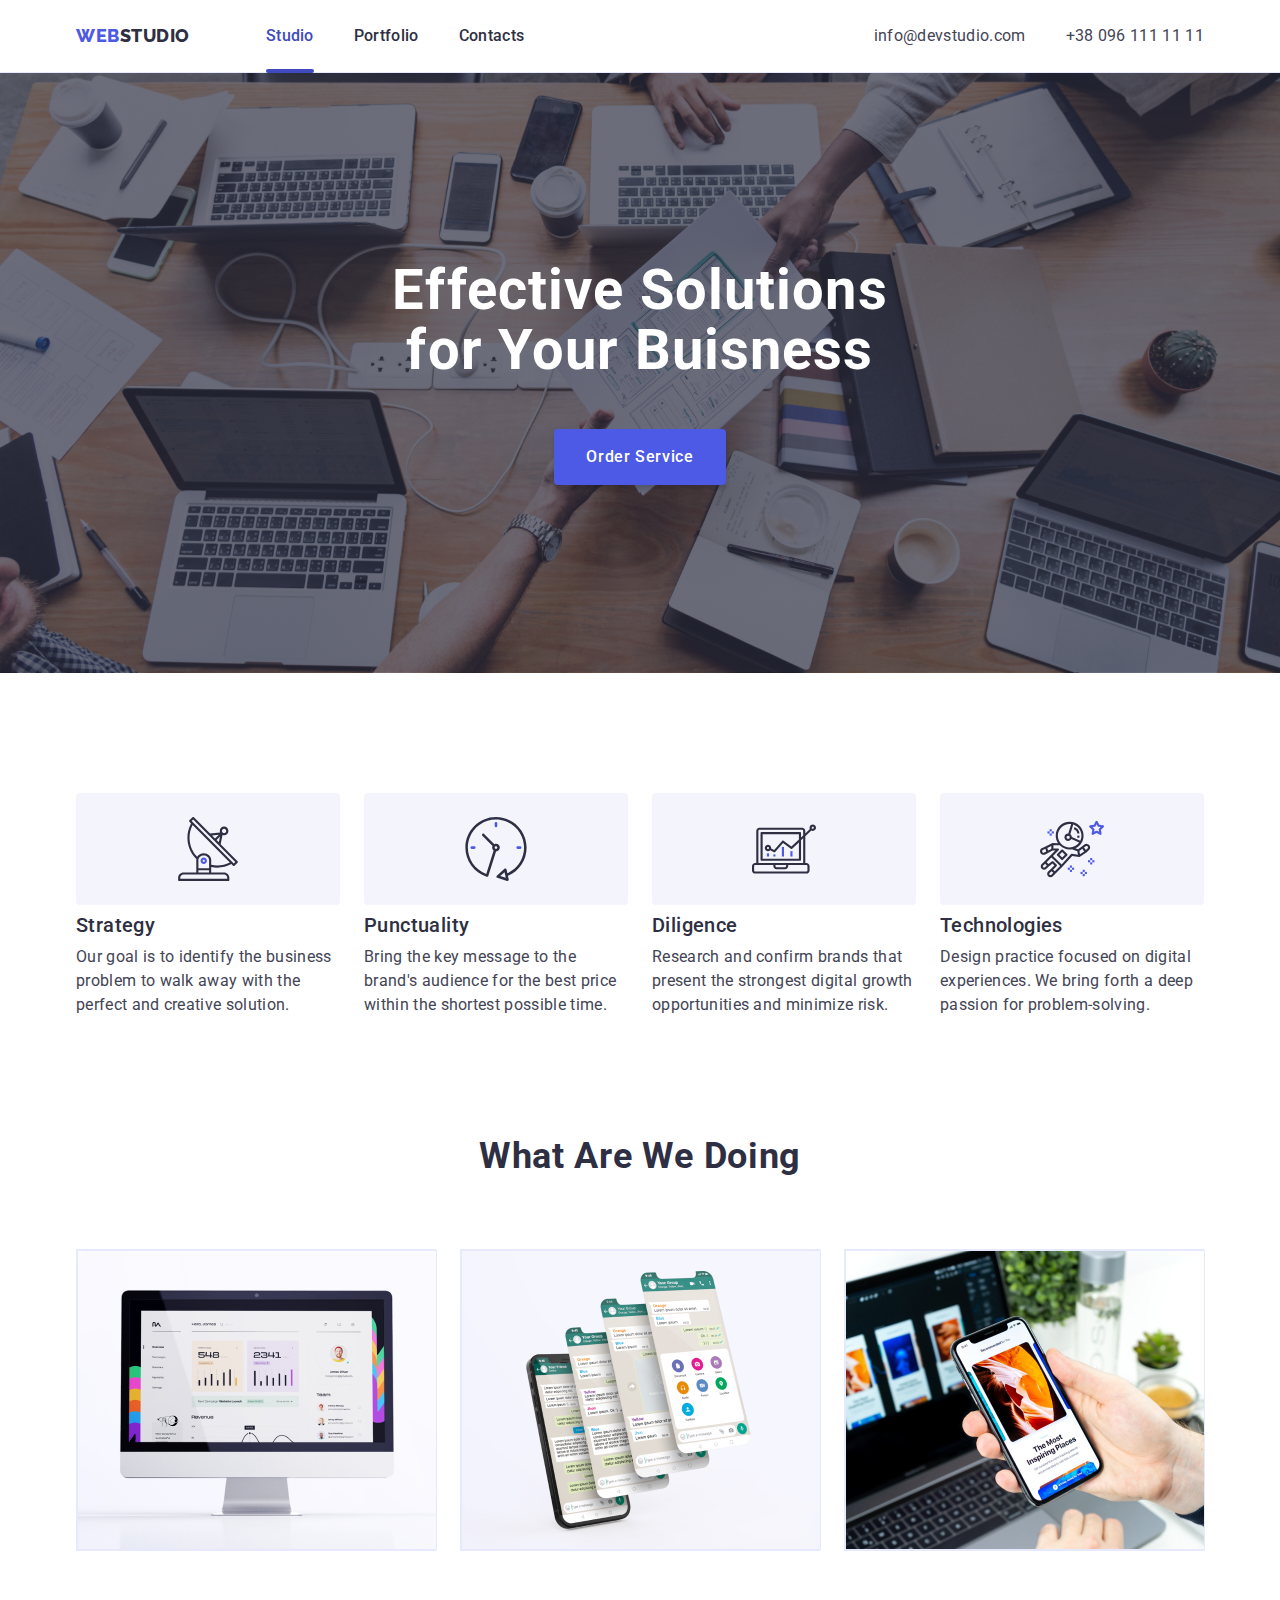
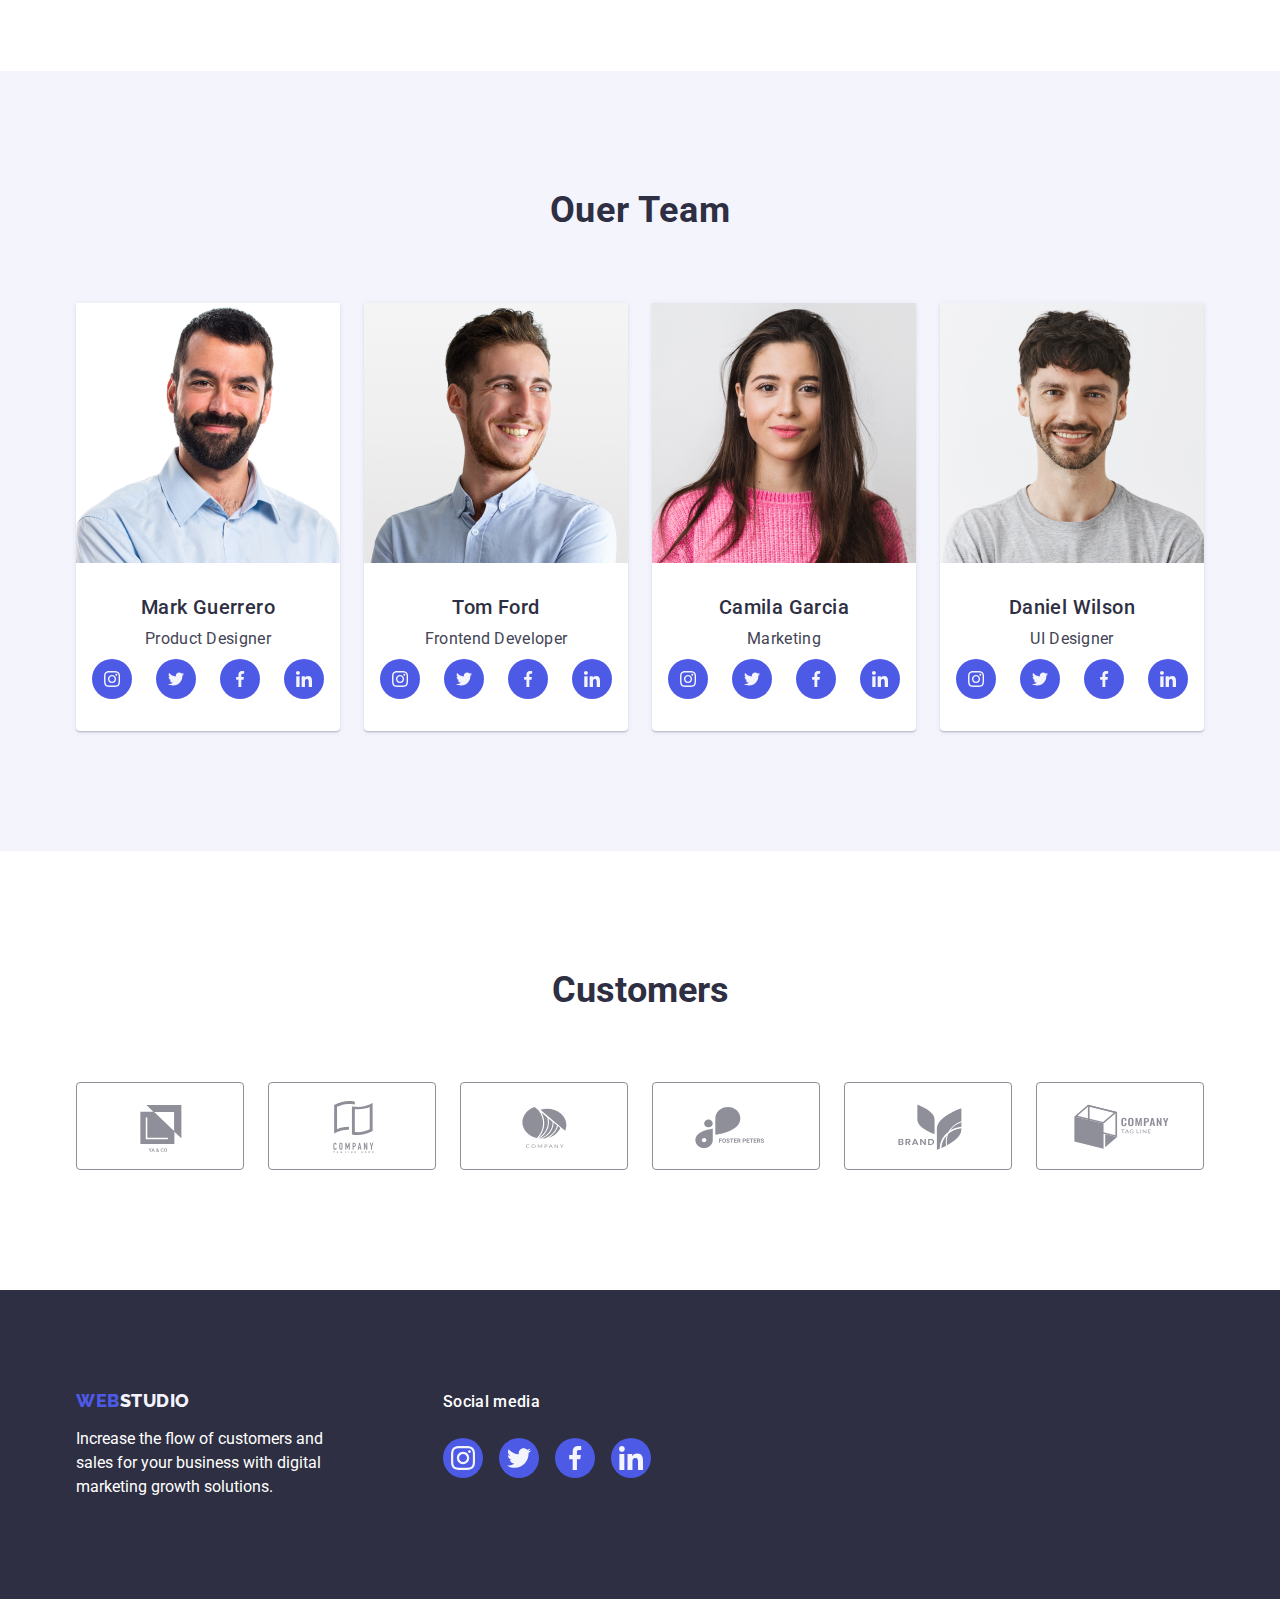
<file: index.html>
<!DOCTYPE html>
<html lang="en">
  <head>
    <meta charset="UTF-8" />
    <meta http-equiv="X-UA-Compatible" content="IE=edge" />
    <meta name="viewport" content="width=device-width, initial-scale=1.0" />
    <link rel="preconnect" href="https://fonts.googleapis.com">
<link rel="preconnect" href="https://fonts.gstatic.com" crossorigin>
<link href="https://fonts.googleapis.com/css2?family=Raleway:wght@800&family=Roboto:wght@400;500;700;900&display=swap" rel="stylesheet">
<link rel="stylesheet" href="https://cdn.jsdelivr.net/npm/modern-normalize@1.1.0/modern-normalize.min.css">
<link rel="stylesheet" href="./css/style.css">
<title>WebStudio</title>
  </head>
  <body>
    <!--Header-->
    <header class="page-header">
      <div class="container page-header-container">
      <nav class="page-nav">
      <a href="./index.html" class="logo link">Web<span class="top-logo link">Studio</span></a>
        <ul class=" menu-list">
          <li class="nav-list"><a href="./index.html" class="link contact-list current">Studio</a></li>
          <li class="nav-list"><a href="./portfolio.html" class="link contact-list">Portfolio</a></li>
          <li class="nav-list"><a href="#" class="link contact-list">Contacts</a></li>
        </ul>
      </nav>
      <address class="address">
      <ul class="contact">
        <li class="nav-item"><a  href="mailto:info@devstudio.com" class="link contact-link">info@devstudio.com</a></li>
        <li class="nav-item"><a  href="tel:+380961111111" class="link contact-link">+38 096 111 11 11</a></li>
      </ul>
    </address>
  </div>
    </header>
    <main class="main">
      <!--Hero-->
      <section class="hero">
        <div class="container">
        <!-- <img src="./images/bg-sq.jpg" alt="bg" width="1600" height="600"> -->
        <h1 class="hero-title">Effective Solutions for Your Buisness</h1>
        <button type="button" class="hero-batton"   data-modal-open>Order Service</button>
      </div>
      </section>
      <!--Достоинства нашей компании-->
      <section class="section">
        <div class="container">
        <h2 class="section-name" hidden >Name of section which hidden by the style</h2> 
                <ul class="list">
          <li class="privelege-list">
            <div class="icon">
            <svg class="social-list-icon" width="64" height="64">
              <use href="./images/icons.svg#icon-antenna-1" ></use>
            </svg></div>
            <h3 class="title">Strategy</h3>
            <p class="subtitle">Our goal is to identify the business
              problem to walk away with the perfect and creative solution. </p>
          </li>
          <li class="privelege-list">
            <div class="icon">
              <svg class="social-list-icon" width="64" height="64">
                <use href="./images/icons.svg#icon-clock-1" ></use>
              </svg></div>
            <h3 class="title">Punctuality</h3>
            <p class="subtitle">
              Bring the key message to the brand's audience for the best price within the shortest possible time.
            </p>
          </li>
          <li class="privelege-list">
            <div class="icon">
              <svg class="social-list-icon" width="64" height="64">
                <use href="./images/icons.svg#icon-diagram-1" ></use>
              </svg></div>
            <h3 class="title">Diligence</h3>
            <p class="subtitle">
              Research and confirm brands that present the strongest digital growth opportunities and minimize risk.
            </p>
          </li>
          <li class="privelege-list">
            <div class="icon">
              <svg class="social-list-icon" width="64" height="64">
                <use href="./images/icons.svg#icon-astronaut-1" ></use>
              </svg></div>
            <h3 class="title">Technologies</h3>
            <p class="subtitle">Design practice focused on digital experiences. We bring forth a deep passion for problem-solving.</p>
          </li>
        </ul>
      </div>
      </section>
      <!--Чем мы занимаемся-->
      <section class="promo">
        <div class="container">
        <h2 class="promo-title">What are we doing</h2>
        <ul class="promo-list list">
          <li class="promo-list-item"><img src="./images/computer.jpg" alt="monitor" width="360" height="300" /></li>
          <li class="promo-list-item"><img src="./images/mobilephone.jpg" alt="telephone" width="360" height="300" /></li>  
          <li class="promo-list-item"><img src="./images/tekaaphone.jpg" alt="hand take telephone" width="360" height="300" /></li>
        </ul>
      </div>
      </section>
      <!--Команда-->
      <section class="section-team section">
        <div class="container">
        <h2 class="promo-title">Ouer Team</h2>
        <ul class="team-list list ">
          <li class="team-list-item">
            <img
              src="./images/mark-guerrero.jpg"
              alt="photo Mark Guerrero"
              width="264"
              height="260"
            />
            <div class="job-title">
            <h3 class="title persona-title">Mark Guerrero</h3>
            <p class="text">Product Designer</p>
            <ul class="social-media">
              <li class="social-media-item" >
                <a class="social-icon" href="htpps://www.instagram.com" target="_blank" rel="noopener noreferrer">
                  <svg class="icon-fill" width="16" height="16">
                    <use href="./images/icons.svg#icon-instagram-2"></use>
                  </svg>
                </a>
              </li>
              <li class="social-media-item">
                <a class="social-icon" href="index.html">
                  <svg class="icon-fill" width="16" height="16">
                    <use href="./images/icons.svg#icon-twitter-1"></use>
                  </svg>
                </a>
              </li>
              <li class="social-media-item">
                <a class="social-icon" href="index.html">
                  <svg class="icon-fill" width="16" height="16">
                    <use href="./images/icons.svg#icon-facebook-1"></use>
                  </svg>
                </a>
              </li>
              <li class="social-media-item">
                <a class="social-icon" href="index.html">
                  <svg class="icon-fill" width="16" height="16">
                    <use href="./images/icons.svg#icon-linkedin-1"></use>
                  </svg>
                </a>
              </li>
            </ul>
          </div>
          </li>
          <li class="team-list-item">
            <img
              src="./images/tom-ford.jpg"
              alt="photo Tom Ford"
              width="264"
              height="260"
            />
            <div class="job-title">
            <h3 class="title persona-title">Tom Ford</h3>
            <p class="text">Frontend Developer</p>
            <ul class="social-media">
              <li class="social-media-item" >
                <a class="social-icon" href="htpps://www.instagram.com" target="_blank" rel="noopener noreferrer">
                  <svg class="icon-fill" width="16" height="16">
                    <use href="./images/icons.svg#icon-instagram-2"></use>
                  </svg>
                </a>
              </li>
              <li class="social-media-item">
                <a class="social-icon" href="index.html">
                  <svg class="icon-fill" width="16" height="16">
                    <use href="./images/icons.svg#icon-twitter-1"></use>
                  </svg>
                </a>
              </li>
              <li class="social-media-item">
                <a class="social-icon" href="index.html">
                  <svg class="icon-fill" width="16" height="16">
                    <use href="./images/icons.svg#icon-facebook-1"></use>
                  </svg>
                </a>
              </li>
              <li class="social-media-item">
                <a class="social-icon" href="index.html">
                  <svg class="icon-fill" width="16" height="16">
                    <use href="./images/icons.svg#icon-linkedin-1"></use>
                  </svg>
                </a>
              </li>
            </ul>
          </div>
          </li>
          <li class="team-list-item">
            <img
              src="./images/camila-garcia.jpg"
              alt="photo Camila Garcia"
              width="264"
              height="260"
            />
            <div class="job-title">
            <h3 class="title persona-title">Camila Garcia</h3>
            <p class="text">Marketing</p>
            <ul class="social-media">
              <li class="social-media-item" >
                <a class="social-icon" href="htpps://www.instagram.com" target="_blank" rel="noopener noreferrer">
                  <svg class="icon-fill" width="16" height="16">
                    <use href="./images/icons.svg#icon-instagram-2"></use>
                  </svg>
                </a>
              </li>
              <li class="social-media-item">
                <a class="social-icon" href="index.html">
                  <svg class="icon-fill" width="16" height="16">
                    <use href="./images/icons.svg#icon-twitter-1"></use>
                  </svg>
                </a>
              </li>
              <li class="social-media-item">
                <a class="social-icon" href="index.html">
                  <svg class="icon-fill" width="16" height="16">
                    <use href="./images/icons.svg#icon-facebook-1"></use>
                  </svg>
                </a>
              </li>
              <li class="social-media-item">
                <a class="social-icon" href="index.html">
                  <svg class="icon-fill" width="16" height="16">
                    <use href="./images/icons.svg#icon-linkedin-1"></use>
                  </svg>
                </a>
              </li>
            </ul>
          </div>
          </li>
          <li class="team-list-item">
            <img
              src="./images/daniel-wilson.jpg"
              alt="photo Daniel Wilson"
              width="264"
              height="260"
            />
            <div class="job-title">
            <h3 class="title persona-title">Daniel Wilson</h3>
            <p class="text">UI Designer</p>
            <ul class="social-media">
              <li class="social-media-item" >
                <a class="social-icon" href="htpps://www.instagram.com" target="_blank" rel="noopener noreferrer">
                  <svg class="icon-fill" width="16" height="16">
                    <use href="./images/icons.svg#icon-instagram-2"></use>
                  </svg>
                </a>
              </li>
              <li class="social-media-item">
                <a class="social-icon" href="index.html">
                  <svg class="icon-fill" width="16" height="16">
                    <use href="./images/icons.svg#icon-twitter-1"></use>
                  </svg>
                </a>
              </li>
              <li class="social-media-item">
                <a class="social-icon" href="index.html">
                  <svg class="icon-fill" width="16" height="16">
                    <use href="./images/icons.svg#icon-facebook-1"></use>
                  </svg>
                </a>
              </li>
              <li class="social-media-item">
                <a class="social-icon" href="index.html">
                  <svg class="icon-fill" width="16" height="16">
                    <use href="./images/icons.svg#icon-linkedin-1"></use>
                  </svg>
                </a>
              </li>
            </ul>
          </div>
          </li>
        </ul>
      </div>
      </section>
      <section class="customers">
        <div class="container">
        <h2 class="customers-title">Customers</h2>
        <ul class="customers-list">
          <li class="customers-icon">
            <a href="index.html" class="link-icon" target="_blank" rel="noopener noreferrer">
            <svg class="icon-item" width="104" height="56">
              <use href="./images/icons.svg#icon-Logo" ></use>
            </svg>
          </a>
          </li>
          <li class="customers-icon">
            <a href="index.html" class="link-icon" target="_blank" rel="noopener noreferrer">
            <svg class="icon-item" width="104" height="56">
              <use href="./images/icons.svg#icon-Logo-1"></use>
            </svg>
            </a>
          </li>
          <li class="customers-icon">
             <a href="index.html" class="link-icon" target="_blank" rel="noopener noreferrer">
            <svg class="icon-item"  width="104" height="56">
              <use href="./images/icons.svg#icon-Logo-2"></use>
            </svg>
          </a>
          </li>
          <li class="customers-icon">
             <a href="index.html" class="link-icon" target="_blank" rel="noopener noreferrer">
            <svg class="icon-item"  width="104" height="56">
              <use href="./images/icons.svg#icon-Logo-3"></use>
            </svg>
          </a>
          </li>
          <li class="customers-icon">
             <a href="index.html" class="link-icon" target="_blank" rel="noopener noreferrer">
            <svg class="icon-item"  width="104" height="56">
              <use href="./images/icons.svg#icon-Logo-4"></use>
            </svg>
          </a>
          </li>
          <li class="customers-icon">
             <a href="index.html" class="link-icon" target="_blank" rel="noopener noreferrer">
            <svg class="icon-item"  width="104" height="56">
              <use href="./images/icons.svg#icon-Logo-5"></use>
            </svg>
          </a>
          </li>
        </ul>
      </div>
      </section>
    </main>
    <!--Footer-->
    <footer class="footer"> 
      <div class="container footer-container ">
        <div class="container-logo">
     <a href="./index.html" class="logo link bottom-logo">Web<span class="footer-logo link">Studio</span></a>
     <p class="text-footer">Increase the flow of customers and<br> sales for your business with digital<br> marketing  growth solutions.</p>
    </div>
     <div class="footer-icon">
      <p class="social-media-text">Social media</p>
     <ul class="social-media-footer">
      <li class="social-media-item">
        <a class="link-footer" href="index.html">
          <svg class="fill-footer" width="24" height="24">
            <use href="./images/icons.svg#icon-instagram-2"></use>
          </svg>
        </a>
      </li>
      <li class="social-media-item">
        <a class="link-footer" href="index.html">
          <svg class="fill-footer" width="24" height="24">
            <use href="./images/icons.svg#icon-twitter-1"></use>
          </svg>
        </a>
      </li>
      <li class="social-media-item">
        <a class="link-footer" href="index.html">
          <svg class="fill-footer" width="24" height="24">
            <use href="./images/icons.svg#icon-facebook-1"></use>
          </svg>
        </a>
      </li>
      <li class="social-media-item">
        <a class="link-footer" href="index.html">
          <svg class="fill-footer" width="24" height="24">
            <use href="./images/icons.svg#icon-linkedin-1"></use>
          </svg>
        </a>
      </li>
     </ul>
    </div>
    </div>
    </footer>

    <div class="backdrop is-hidden" data-modal>
<div class="modal">
  <button type="button" class="modal-btn" data-modal-close>
    <svg class="close-icon" width="8" height="8">
      <use class="close-color" href="./images/icons.svg#icon-close"></use>
    </svg>
  </button>
</div>
    </div>
    <script src="./js/modal.js"></script>
  </body>
</html>
</file>
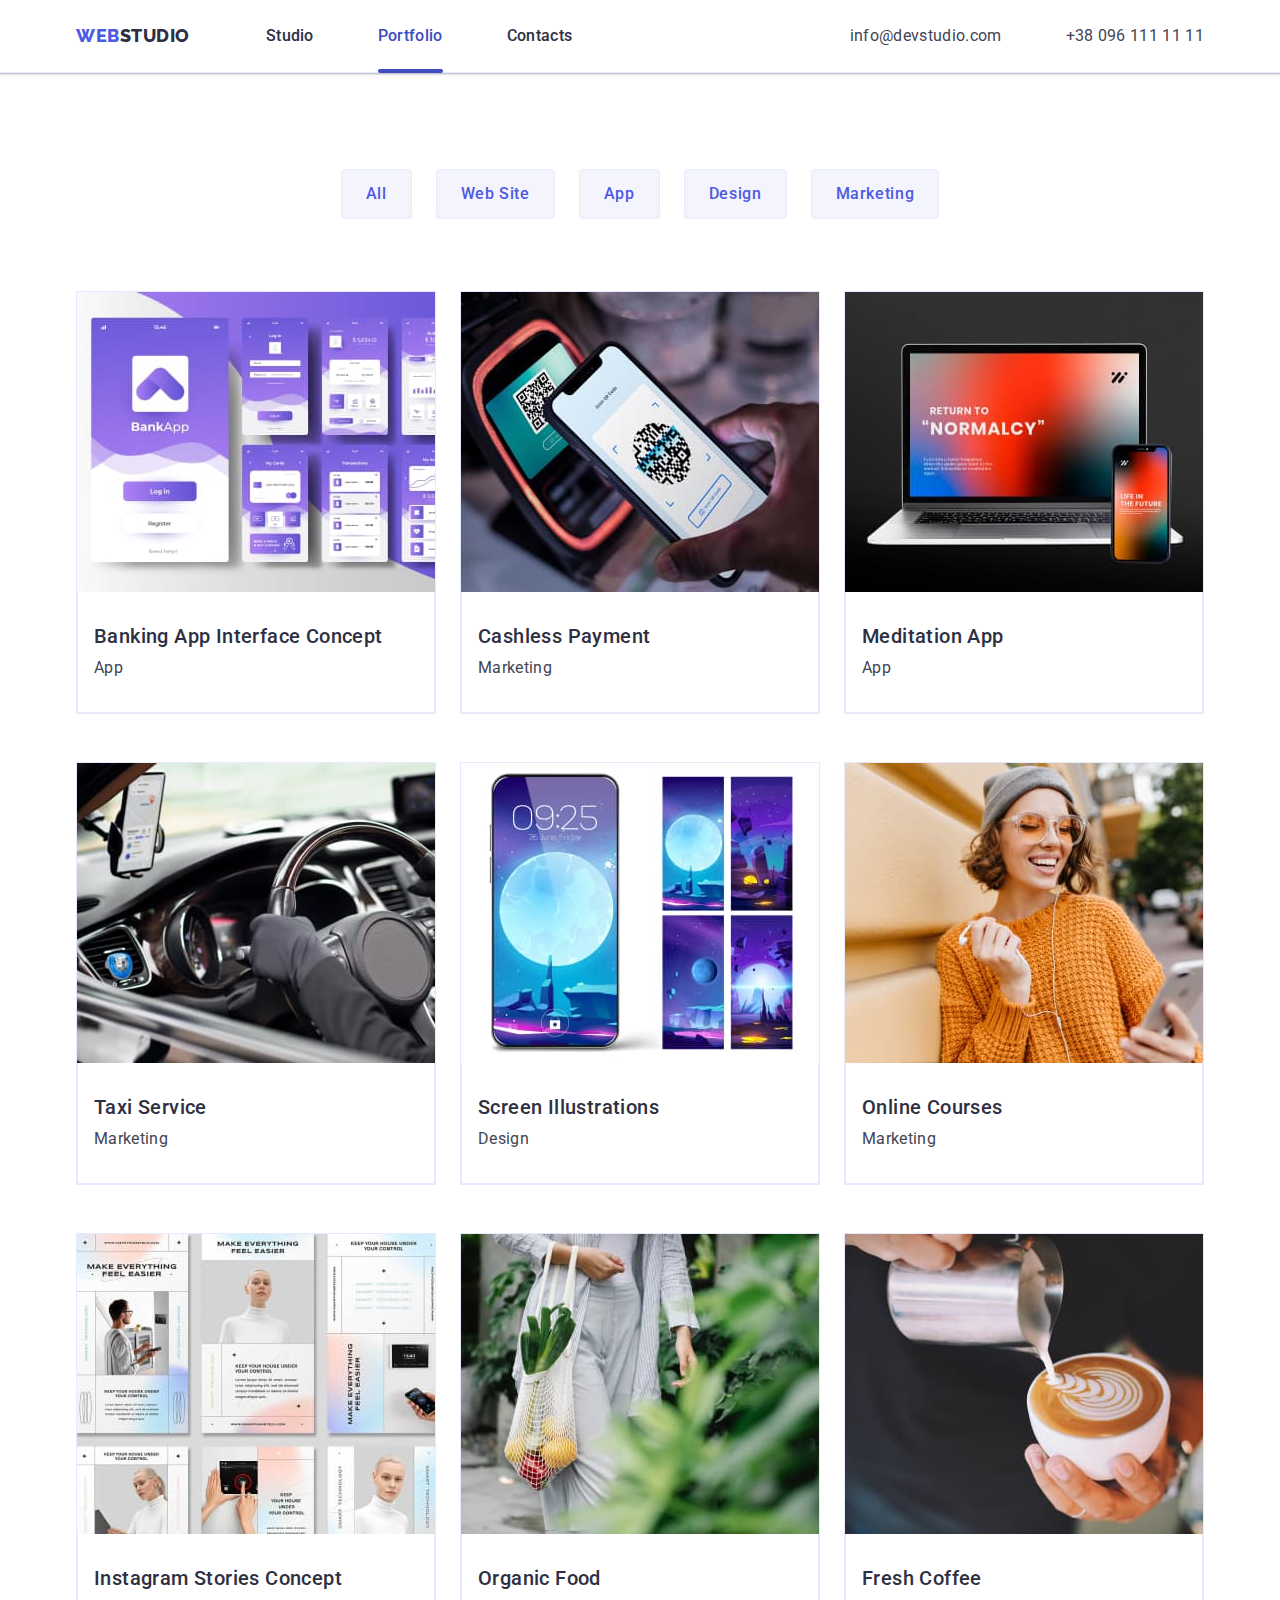
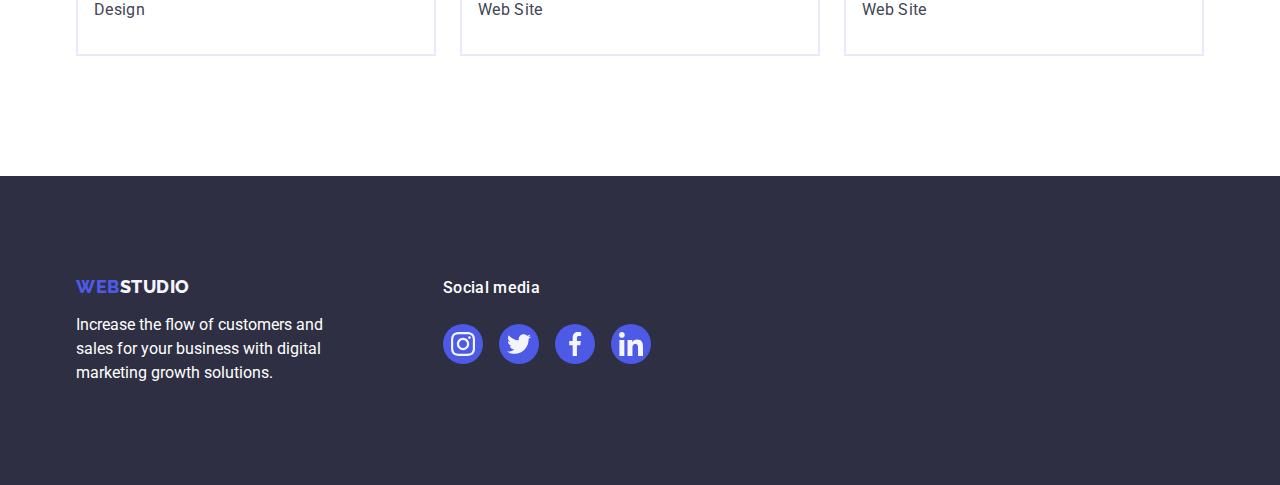
<file: portfolio.html>
<!DOCTYPE html>
<html lang="en">
<head>
    <meta charset="UTF-8">
    <meta http-equiv="X-UA-Compatible" content="IE=edge">
    <meta name="viewport" content="width=device-width, initial-scale=1.0">
    <title>Portfolio</title>
    <link rel="preconnect" href="https://fonts.googleapis.com">
<link rel="preconnect" href="https://fonts.gstatic.com" crossorigin>
<link rel="preconnect" href="https://fonts.googleapis.com">
<link rel="preconnect" href="https://fonts.gstatic.com" crossorigin>
<link href="https://fonts.googleapis.com/css2?family=Raleway:wght@800&family=Roboto:wght@400;500;700;900&display=swap" rel="stylesheet">
<link rel="stylesheet" href="https://cdn.jsdelivr.net/npm/modern-normalize@1.1.0/modern-normalize.min.css">
<link rel="stylesheet" href="css/style.css">
  </head>
<body>
    <!-- HEADER -->
    <header class="page-header">
        <div class="container page-header-container">
        <nav class="page-nav">
        <a href="./index.html" class="logo link">Web<span class="top-logo link">Studio</span></a>
          <ul class="list link menu-list">
            <li class="nav-item"><a href="./index.html" class="link-list link">Studio</a></li>
            <li class="nav-item"><a href="./portfolio.html" class="link-list link current">Portfolio </a></li>
            <li class="nav-item"><a href="" class="link-list link">Contacts </a></li>
          </ul>
        </nav>
        <address class="address">
        <ul class="contact list">
          <li class="nav-item"><a  href="mailto:info@devstudio.com" class="link contact-link">info@devstudio.com</a></li>
          <li class="nav-item"><a  href="tel:+380961111111" class="link contact-link">+38 096 111 11 11</a></li>
        </ul>
    </address>
    </div>
      </header>
      <!-- HERO -->
      <main>
        <section class="section-button">
            <div class="container">
            <h1 hidden>Hidden title</h1>
    <ul class="button-list list">
        <li class="filter">
            <button type="button" class="buttons-filter">All</button>
        </li>
        <li class="filter">
            <button type="button" class="buttons-filter">Web Site</button>
        </li>
        <li class="filter">
            <button type="button" class="buttons-filter">App</button>
        </li>
        <li class="filter">
            <button type="button" class="buttons-filter">Design</button>
        </li>
        <li class="filter">
            <button type="button" class="buttons-filter">Marketing</button>
        </li>
    </ul>
<!-- SECTIOT PHOTO -->
    <ul class="list-photo">
        <li class="promo-list-item">            
            <a href="./index.html" class="link link-hover-focus">                   
            <div class="transform">
                <img class="transform-overlay" src="./images/app.jpg" alt="app" width="360" height="300">
                <p class="transform-text">
                    14 Stylish and User-Friendly App Design Concepts · Task Manager App · Calorie Tracker App · Exotic Fruit Ecommerce App · Cloud Storage App
                </p>
            </div>
                <div class="app-name">
             <h2 class="title">
                Banking App Interface Concept
            </h2>
            <p class="text discribe">
                App
            </p>
        </div>
        </a>
        </li>
        <li class="promo-list-item">
            <a href="./index.html" class="link link-hover-focus">               
            <div class="transform">
                <img src="./images/paybyphone.jpg" alt="paymant" width="360" height="300">
            <p class="transform-text">
                14 Stylish and User-Friendly App Design Concepts · Task Manager App · Calorie Tracker App · Exotic Fruit Ecommerce App · Cloud Storage App
            </p></div>
                <div class="app-name">
            <h2 class="title">
                Cashless Payment
            </h2>
            <p class="text discribe">
                Marketing
            </p></div>
        </a>
        </li>
        <li class="promo-list-item">
            <a href="./index.html" class="link link-hover-focus">               
            <div class="transform">
                <img src="./images/computer-phone.jpg" alt="computerandphone" width="360" height="300">
                <p class="transform-text">
                    14 Stylish and User-Friendly App Design Concepts · Task Manager App · Calorie Tracker App · Exotic Fruit Ecommerce App · Cloud Storage App
                </p>
           </div>
                <div class="app-name">
            <h2 class="title">
                Meditation App
            </h2>
            <p class="text discribe">
                App
            </p></div>
        </a>
        </li>
        <li class="promo-list-item">
            <a href="./index.html" class="link link-hover-focus">                
            <div class="transform">
                <img src="./images/godrive.jpg" alt="driver" width="360" height="300">
                <p class="transform-text">
                    14 Stylish and User-Friendly App Design Concepts · Task Manager App · Calorie Tracker App · Exotic Fruit Ecommerce App · Cloud Storage App
                </p>
            </div>
                <div class="app-name">
            <h2 class="title">
                Taxi Service
            </h2>
            <p class="text discribe">
                Marketing
            </p></div>
        </a>
        </li>
        <li class="promo-list-item">
            <a href="./index.html" class="link link-hover-focus">               
           <div class="transform">
                <img src="./images/pictuteonphone.jpg" alt="picture" width="360" height="300">
                <p class="transform-text">
                    14 Stylish and User-Friendly App Design Concepts · Task Manager App · Calorie Tracker App · Exotic Fruit Ecommerce App · Cloud Storage App
                </p>
            </div>
                <div class="app-name">
            <h2 class="title">
                Screen Illustrations
            </h2>
            <p class="text discribe">
                Design
            </p></div>
        </a>
        </li>
        <li class="promo-list-item">
            <a href="./index.html" class="link link-hover-focus">               
            <div class="transform">
                <img src="./images/happygirl.jpg" alt="girl" width="360" height="300">
                <p class="transform-text">
                    14 Stylish and User-Friendly App Design Concepts · Task Manager App · Calorie Tracker App · Exotic Fruit Ecommerce App · Cloud Storage App
                </p>
            </div>
                <div class="app-name">
            <h2 class="title">
                Online Courses
            </h2>
            <p class="text discribe">
                Marketing
            </p></div>
        </a>
        </li>
        <li class="promo-list-item">
            <a href="./index.html" class="link link-hover-focus">               
            <div class="transform">
                <img src="./images/app-phone.jpg" alt="design" width="360" height="300">
                <p class="transform-text">
                    14 Stylish and User-Friendly App Design Concepts · Task Manager App · Calorie Tracker App · Exotic Fruit Ecommerce App · Cloud Storage App
                </p>
           </div>
                <div class="app-name">
            <h2 class="title">
                Instagram Stories Concept
            </h2>
            <p class="text discribe">
                Design
            </p></div>
        </a>
        </li>
        <li class="promo-list-item">
            <a href="./index.html" class="link link-hover-focus">                
            <div class="transform">
                <img src="./images/pocket-frui.jpg" alt="fruit" width="360" height="300">
                <p class="transform-text">
                    14 Stylish and User-Friendly App Design Concepts · Task Manager App · Calorie Tracker App · Exotic Fruit Ecommerce App · Cloud Storage App
                </p>
                </div>
            <div class="app-name">
            <h2 class="title">
                Organic Food
            </h2>
            <p class="text discribe">
                Web Site
            </p></div>
        </a>
        </li>
        <li class="promo-list-item">
            <a href="./index.html" class="link link-hover-focus">               
            <div class="transform">
                <img src="./images/capoflatte.jpg" alt="latte" width="360" height="300">
                <p class="transform-text">
                    14 Stylish and User-Friendly App Design Concepts · Task Manager App · Calorie Tracker App · Exotic Fruit Ecommerce App · Cloud Storage App
                </p>
                </div>
            <div class="app-name">
            <h2 class="title">
                Fresh Coffee
            </h2>
            <p class="text discribe">
                Web Site
            </p></div>
        </a>
        </li>
    </ul>
    </div>
</section>
</main>
<footer class="footer"> 
    <div class="container footer-container ">
      <div class="container-logo">
   <a href="./index.html" class="logo link bottom-logo">Web<span class="footer-logo link">Studio</span></a>
   <p class="text-footer">Increase the flow of customers and<br> sales for your business with digital<br> marketing  growth solutions.</p>
  </div>
   <div class="footer-icon">
    <p class="social-media-text">Social media</p>
   <ul class="social-media-footer">
    <li class="social-media-item">
      <a class="link-footer" href="index.html">
        <svg class="fill-footer" width="24" height="24">
          <use href="./images/icons.svg#icon-instagram-2"></use>
        </svg>
      </a>
    </li>
    <li class="social-media-item">
      <a class="link-footer" href="index.html">
        <svg class="fill-footer" width="24" height="24">
          <use href="./images/icons.svg#icon-twitter-1"></use>
        </svg>
      </a>
    </li>
    <li class="social-media-item">
      <a class="link-footer" href="index.html">
        <svg class="fill-footer" width="24" height="24">
          <use href="./images/icons.svg#icon-facebook-1"></use>
        </svg>
      </a>
    </li>
    <li class="social-media-item">
      <a class="link-footer" href="index.html">
        <svg class="fill-footer" width="24" height="24">
          <use href="./images/icons.svg#icon-linkedin-1"></use>
        </svg>
      </a>
    </li>
   </ul>
  </div>
  </div>
  </footer>
</body>
</html>
</file>
<file: css/style.css>
:root {
    --main-color: #FFFFFF;
    --logo-color: #4d5ae5;
    --logo-header-color: #2E2F42;
    --logo-footer-color: #F4F4FD;
    --action-btn:#404BBF;
    --btn-color:#434455 ;
    --nav-text-color:#2E2F42;
    --discribe-link-color:#434455;
}

h1,h2,h3,h4,h5,h6,p{
    margin-top: 0;
    margin-bottom: 0;
}

ul,ol{
    margin-top: 0;
    margin-bottom: 0;
    padding-left: 0;
    text-decoration: none;
    list-style: none;
}

button{
    cursor: pointer;
}

img{
    display: block;
}

.container{
    width: 1158px;
    margin: auto;
    padding-left: 15px ;
    padding-right: 15px;

}

.link{
    text-decoration: none;
}

.link-list{
    text-decoration: none;
}

.list{
    list-style: none;
}

.button{
    list-style: none;
}

body{
    font-family: 'Roboto', sans-serif;
    color: #434455 ;
    background-color: #FFFFFF;
}
/* <====================HEADER====================> */



.link {
    font-weight: 500;
    font-size: 16px;
    line-height: 1.5;  
    letter-spacing: 0.02em;
    color:  #434455;
}

.current::after {
    width: 100%;
    border-radius: 2px;
    background-color: #404bbf;
    height: 4px;
    bottom: -1px;
    left: 0;
    position: absolute;
    content: ''
    
}

.link-list{
    position: relative;
    color: #404bbf;

    display: block;
    padding-top: 24px;
    padding-bottom: 24px;

    font-weight: 500;
    font-size: 16px;
    line-height: 1.5;  
    letter-spacing: 0.02em;
    color:  #2E2F42;

    transition: color 250ms cubic-bezier(0.4, 0, 0.2, 1);
}

.contact-link{
    font-weight: 400;
    font-size: 16px;
    line-height: 1.5;  
    letter-spacing: 0.02em;
    color:  #434455;

    transition:  color 250ms cubic-bezier(0.4, 0, 0.2, 1);;
}

.link-list:hover,
.link-list:focus{
    color: #404BBF;
}

.address{
    display: flex;
    margin-left: auto;

    font-style: normal;
}

.contact{
    color: var(--discribe-link-color);
}


.link:hover,
.link:focus{
    color:  #404BBF;
}


.title{
    margin-bottom: 8px;

    font-weight: 500;
    font-size: 20px;
    line-height: 1.2;
    letter-spacing: 0.02em;
    color: #2E2F42;
}

.text{
    font-weight: 400;
    font-size: 16px;
    line-height: 1.5;
    letter-spacing: 0.02em;
    color: #434455;

    
}

.logo,
.top-logo{
    
    font-family: 'Raleway', sans-serif;
    font-style: normal;
    font-weight: 800;
    font-size: 18px;
    line-height: 1.17;
    display: flex;
    align-items: center;
    letter-spacing: 0.03em;
    text-transform: uppercase;
}
.logo{
    color: #4D5AE5;
    text-decoration: none;
}   


.top-logo{
    color: #2E2F42;
    text-decoration: none;
}

.footer-logo{
    font-family: 'Raleway', sans-serif;
    font-style: normal;
    font-weight: 800;
    font-size: 18px;
    line-height: 1.1;
    display: flex;
    align-items: center;
    letter-spacing: 0.03em;
    text-transform: uppercase;
    color: #f4f4fd;
    text-decoration: none;
}

.hero-title{
    margin-left: auto;
    margin-right: auto;

font-style: normal;
font-weight: 700;
font-size: 56px;
line-height: 60px;
text-align: center;
letter-spacing: 0.02em;
}

.promo-title{
    margin-bottom: 72px;    

    font-size: 36px;
    line-height: 1.11;  
    text-align: center;
    letter-spacing: 0.02em;
    text-transform: capitalize;
    color: #2E2F42;
}

.subtitle{
    font-size: 16px;
    line-height: 1.5;
    letter-spacing: 0.02em;
    color: #434455;

}
.footer{
    background-color: #2e2f42;
}

.page-nav{
    display: flex;
    align-items: center;
    

    font-weight: 500;
    font-size: 16px;
    line-height: 1.5;  
    letter-spacing: 0.02em;
    color: #2E2F42;
}

.text-footer{
    color: #FFFFFF;
    line-height: 24px;
}

.fill-footer{
    fill:#f4f4fd;
}


/* =====================PAGE#1==================== */
.page-header-container{
    display: flex;

    
}

.page-header{
    border-bottom: 1px solid #e7e9fc;

    box-shadow:0px 2px 1px rgba(46, 47, 66, 0.08), 0px 1px 1px rgba(46, 47, 66, 0.16), 0px 1px 6px rgba(46, 47, 66, 0.08); 
}


.top-logo{
    margin-right: 76px;
}


.menu-list{
    gap: 40px;
    display: flex;
}



.current{
    position: relative;
    
}

.nav-list .current{
    color: #404bbf;
}


.nav-item:not(:last-child){
    margin-right: 40px;
}

.nav-item .current{
    color: #404bbf;
}

.menu-list .contact-list{
    display: block;
    padding-top: 24px;
    padding-bottom: 24px;
}

.menu-list{
    display: flex;
    align-items: center;

}

.contact{
    display: flex;
    align-items: center;

}

.contact .contact-link{
    gap: 24px;
}

.hero{
    /* max-width: 1440px; */

    background-image: linear-gradient(rgba(46, 47, 66, 0.7), rgba(46, 47, 66, 0.7)), url(../images/people-office.jpg); 
    background-repeat: no-repeat;
    background-position: center;
    background-size: cover;

    background-color: #2E2F42;

    padding-top: 188px;
    padding-bottom: 188px;

    background-color: #2e2f42 ;
}

.hero-title{
    max-width: 496px;
    line-height: 1.07;
    color: #FFFFFF;
}

.contact-list{
    transition:color 250ms cubic-bezier(0.4, 0, 0.2, 1);
    color: 250ms cubic-bezier(0.4, 0, 0.2, 1);
    color:#2E2F42;
}

.hero-batton{
    margin-top: 48px;
    margin-right: auto;
    margin-left: auto;
    display: flex;   
    display: block;

    background-color: #4D5AE5;
    font-family: "Roboto", sans-serif;
    min-width: 169px;
    font-weight: 500;
    font-size: 16px;
    line-height: 1.5;
    letter-spacing: 0.04em;
    color: #ffffff;
    height: 56px;
    box-shadow: 0px 4px 4px rgba(0, 0, 0, 0.15);
    border-radius: 4px;
    padding: 16px 32px;
    gap: 10px;
    border: none;

    transition: background-color 250ms cubic-bezier(0.4, 0, 0.2, 1);
}


.hero-batton:hover{
    background-color: #404BBF; 
}

.hero-batton:focus{
    background-color: #404BBF;
}

.promo-list-item{
    width: calc((100% - 48px) / 3);
    border: 1px solid #E7E9FC;
}



.link-hover-focus{
    display: block;
    
}

.link-hover-focus:hover,
.link-hover-focus:focus{
    box-shadow: 0px 1px 6px rgba(46, 47, 66, 0.08), 0px 1px 1px rgba(46, 47, 66, 0.16), 0px 2px 1px rgba(46, 47, 66, 0.08);
}

.link-hover-focus{
    transition: box-shadow 250ms cubic-bezier(0.4, 0, 0.2, 1);
}

.transform{
    position: relative;
    overflow: hidden;

}

.transform-text{
    position: absolute;
    top: 0; 
    font-size: 16px;
    line-height: 1.5;
    letter-spacing: 0.02em;
    color:#f4f4fd;
    padding: 40px 32px;
    background-color: #4d5ae5;
    height: 100%;
    width: 100%;            
    transform: translateY(100%);
    transition: transform 250ms cubic-bezier(0.4, 0, 0.2, 1);
    
}

.link-hover-focus:hover .transform-text,
.link-hover-focus:focus .transform-text{
    transform: translateY(0%);
}

.job-title{
    padding:32px 0; 
}

.social-media{
    display: flex;
    justify-content: center;
    gap: 24px;
}

.social-media-item{
    width: 40px;
    height: 40px;
    margin-top: 8px;
    
}

.social-icon{
    width: 100%;
    height: 100%;
    background-color:  #4d5ae5;
    border-radius:50%;
    display: flex;
    align-items: center;
    justify-content: center;

    transition: background-color 250ms cubic-bezier(0.4, 0, 0.2, 1);
}

.social-icon:hover,
.social-icon:focus{
    background-color: #404bbf;
}

.fill{
    fill:#4fd4fd;
}


.team-list-item{
    border-radius: 0px 0px 4px 4px;
    box-shadow: 0px 1px 6px rgba(46, 47, 66, 0.08),
    0px 1px 1px rgba(46, 47, 66, 0.16), 
    0px 2px 1px rgba(46, 47, 66, 0.08);
    
    background-color: #FFFFFF;
}


.section-team{
    background-color: #F4F4FD
}

.section-team{
    padding-bottom: 120px;
    padding-top: 120px;
}

.section{
    padding-top:120px ;
    padding-bottom:120px ;
}

.promo{
    padding-bottom:120px ;
}

.list{
    display: flex;
    gap: 24px;
}


.team-list{
    
    gap:24px;
}

.persona-title {
    text-align: center;
}

.text{
    text-align: center;
}

.icon{
    display: flex;
    align-items: center;
    justify-content: center;


    background-color: #F4F4FD;
    width: 264px;
    height: 112px;
    border-radius: 4px;
    margin-bottom: 8px;
}


.privelege-list{
    width: calc((100% - 3 * 24px) / 4);
}

.customers{
    padding-top: 120px;
    padding-bottom: 120px ;
}

.customers-title{
    font-size: 36px;
    line-height: 1.1;
    text-align: center;

    margin-left: auto;
    margin-right: auto;
    margin-bottom: 72px;

    color:#2e2f42  ;
}

.customers-list{
    display: flex;
    gap:24px;
}

.customers-icon{
    height: 88px;
    width: calc((100% - 120px) / 6);
}

.icon-fill{
    fill: #f4f4fd;
}

.icon-item{
    /* width: 100%;
    height: 100%;
    border: 1px solid #8e8f99;
    border-radius:4px;

    display: flex;
    align-items: center;
    justify-content: center; */

    fill: currentColor;
    
}

.link-icon{
    display: flex;
    align-items: center;
    justify-content: center;
    width: 100%;
    height: 100%;

    border-radius: 4px;
    border: 1px solid #8e8f99;
    color: #8e8f99;
    transition: border-color 250ms cubic-bezier(0.4, 0, 0.2, 1), color 250ms cubic-bezier(0.4, 0, 0.2, 1);
}

.link-icon:hover,
.link-icon:focus{
    border-color: #404bbf;
    color: #404bbf;
}
  
/* FOOTER */

.footer{
    padding-top: 100px;
    padding-bottom: 100px;
}

.bottom-logo{
    display: inline-block;
}

.footer-logo{
    display: inline-block;
    margin-bottom: 16px;
}

.footer-container{
    display: flex;
    align-items: baseline;
}

.social-media-footer{
    display: flex;
    gap: 16px;
}

.social-media-text{
    font-weight: 500;
    font-size: 16px;
    line-height: 1.5;
    letter-spacing: 0.02em;
    color:#FFFFFF;

    margin-bottom: 16px;
}

.link-footer{
    width: 100%;
    height: 100%;
    background-color:#4d5ae5;
    border-radius: 50%;
    display: flex;
    align-items: center;
    justify-content: center;

    transition: background-color 250ms cubic-bezier(0.4, 0, 0.2, 1);;
}

.link-footer:hover,
.link-footer:focus{
    background-color: #31d0aa;;
}

.container-logo{
    gap: 120px;
}

.footer-icon{
    margin-left: 120px;
}

/* =====================PAGE#2==================== */

.section-button{
    padding-top: 96px;
    padding-bottom: 120px;
}

.list-photo{
    display: flex;
    flex-wrap: wrap;
    column-gap: 24px;
    row-gap: 48px;
}

.app-name{
    padding: 32px 16px;
    border: 1px solid #e7e9fc;
    border-top:none;
}

.discribe{
    text-align: left;
}
    

.button-list{
    justify-content: center;
    margin-bottom: 72px;
}


.buttons-filter{
    padding-top: 12px; 
    padding-bottom: 12px;
    padding-left: 24px;
    padding-right: 24px;

    font-family: "Roboto", sans-serif;
    font-weight: 500;
    font-size: 16px;
    line-height: 1.5;
    letter-spacing: 0.04em;
    color:var(--logo-color) ;
    background-color:var(--logo-footer-color);
    
    border: 1px solid #E7E9FC;
    border-radius: 4px;

    transition: color 250ms cubic-bezier(0.4, 0, 0.2, 1), background-color 250ms cubic-bezier(0.4, 0, 0.2, 1), border-color 250ms cubic-bezier(0.4, 0, 0.2, 1), box-shadow 250ms cubic-bezier(0.4, 0, 0.2, 1);
}

.buttons-filter:hover{
    border: 1px solid transparent;
    color: #FFFFFF ;
    background-color: #404BBF;
}

.buttons-filter:focus{
    border: 1px solid transparent;
    color: #FFFFFF;
    background-color: #404BBF;
}

.buttons-filter:hover,
.buttons-filter:focus{
    box-shadow:0px 3px 1px rgba(0, 0, 0, 0.1), 0px 2px 1px rgba(0, 0, 0, 0.08), 0px 2px 2px rgba(0, 0, 0, 0.12);
}



/* <=================MODAL=====================> */

.backdrop{
    position: fixed;
    top: 0;
    left: 0;
    width: 100%;
    height: 100%;
    background-color: rgba(46, 47, 66, 0.4);
    transition: opacity 250ms cubic-bezier(0.4, 0, 0.2, 1), visibility 250ms cubic-bezier(0.4, 0, 0.2, 1);
}

.is-hidden{
    opacity: 0;
    visibility: hidden;
    pointer-events: none;

}

.modal{
    position: absolute;
    top: 50%;
    left: 50%;
    transform: translate(-50%, -50%) scale(1);
    width: 408px;
    min-height: 584px;
    background: #fcfcfc; 
    box-shadow:0px 1px 1px rgba(0, 0, 0, 0.14), 0px 1px 3px rgba(0, 0, 0, 0.12), 0px 2px 1px rgba(0, 0, 0, 0.2);
    border-radius: 4px;
    transition: transform 250ms cubic-bezier(0.4, 0, 0.2, 1);

}

.modal-btn{
    position: absolute;
    top: 24px;
    right: 24px;
    width: 24px; 
    height: 24px;
    border-radius: 50%;
    display: flex;
    align-items: center;
    justify-content: center;
    background-color: #e7e9fc;
    border: 1px solid rgba(0, 0, 0, 0.1);
    padding: 0;
    cursor: pointer;
    transition: background-color 250ms cubic-bezier(0.4, 0, 0.2, 1), border 250ms cubic-bezier(0.4, 0, 0.2, 1);
    
}

.modal-btn:hover{
    background-color: #404bbf;
    border: none;
}
    

.modal-btn:focus{
    background-color: #404bbf;
    border:none;
}

.close-icon{
    transition: fill 250ms cubic-bezier(0.4, 0, 0.2, 1);
    width: 24px;
    height: 24px;
}

.modal-btn:hover .close-color,
.modal-btn:focus .close-color {
  fill: #ffffff;
}
</file>
